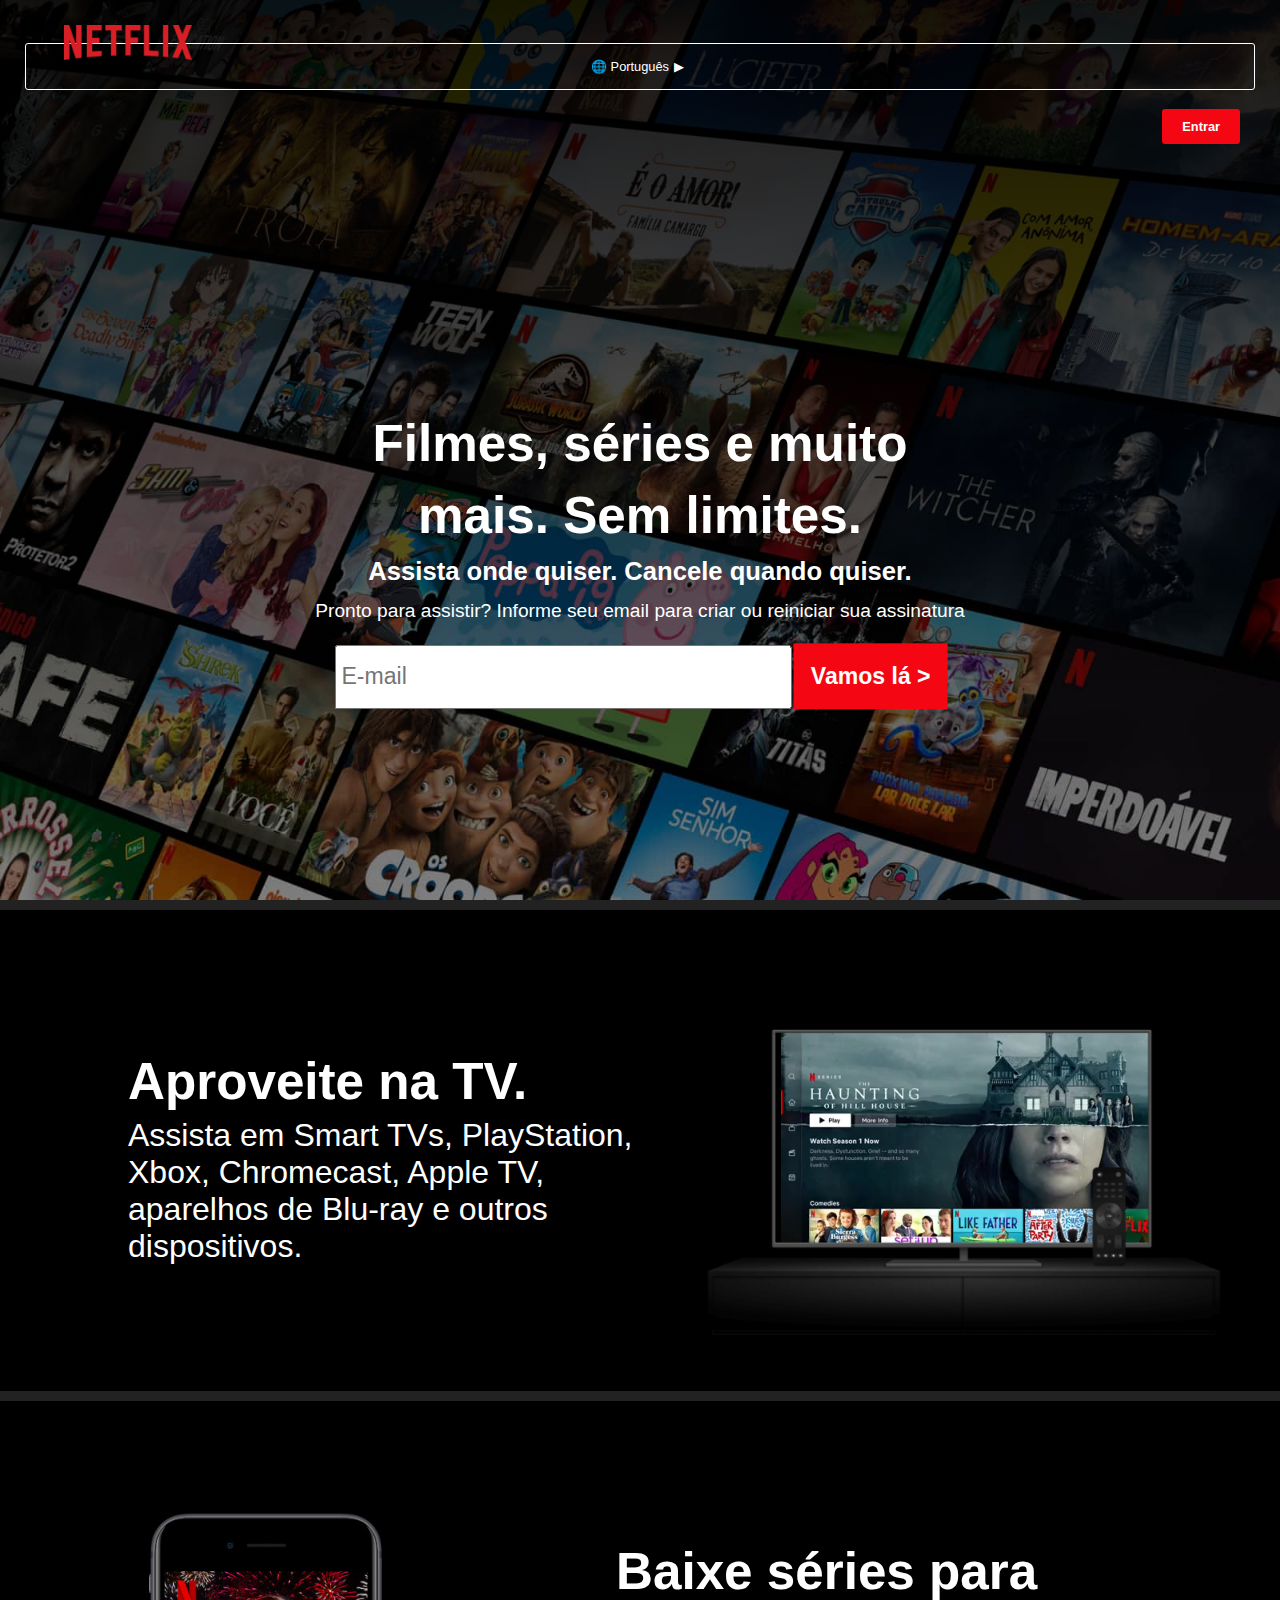
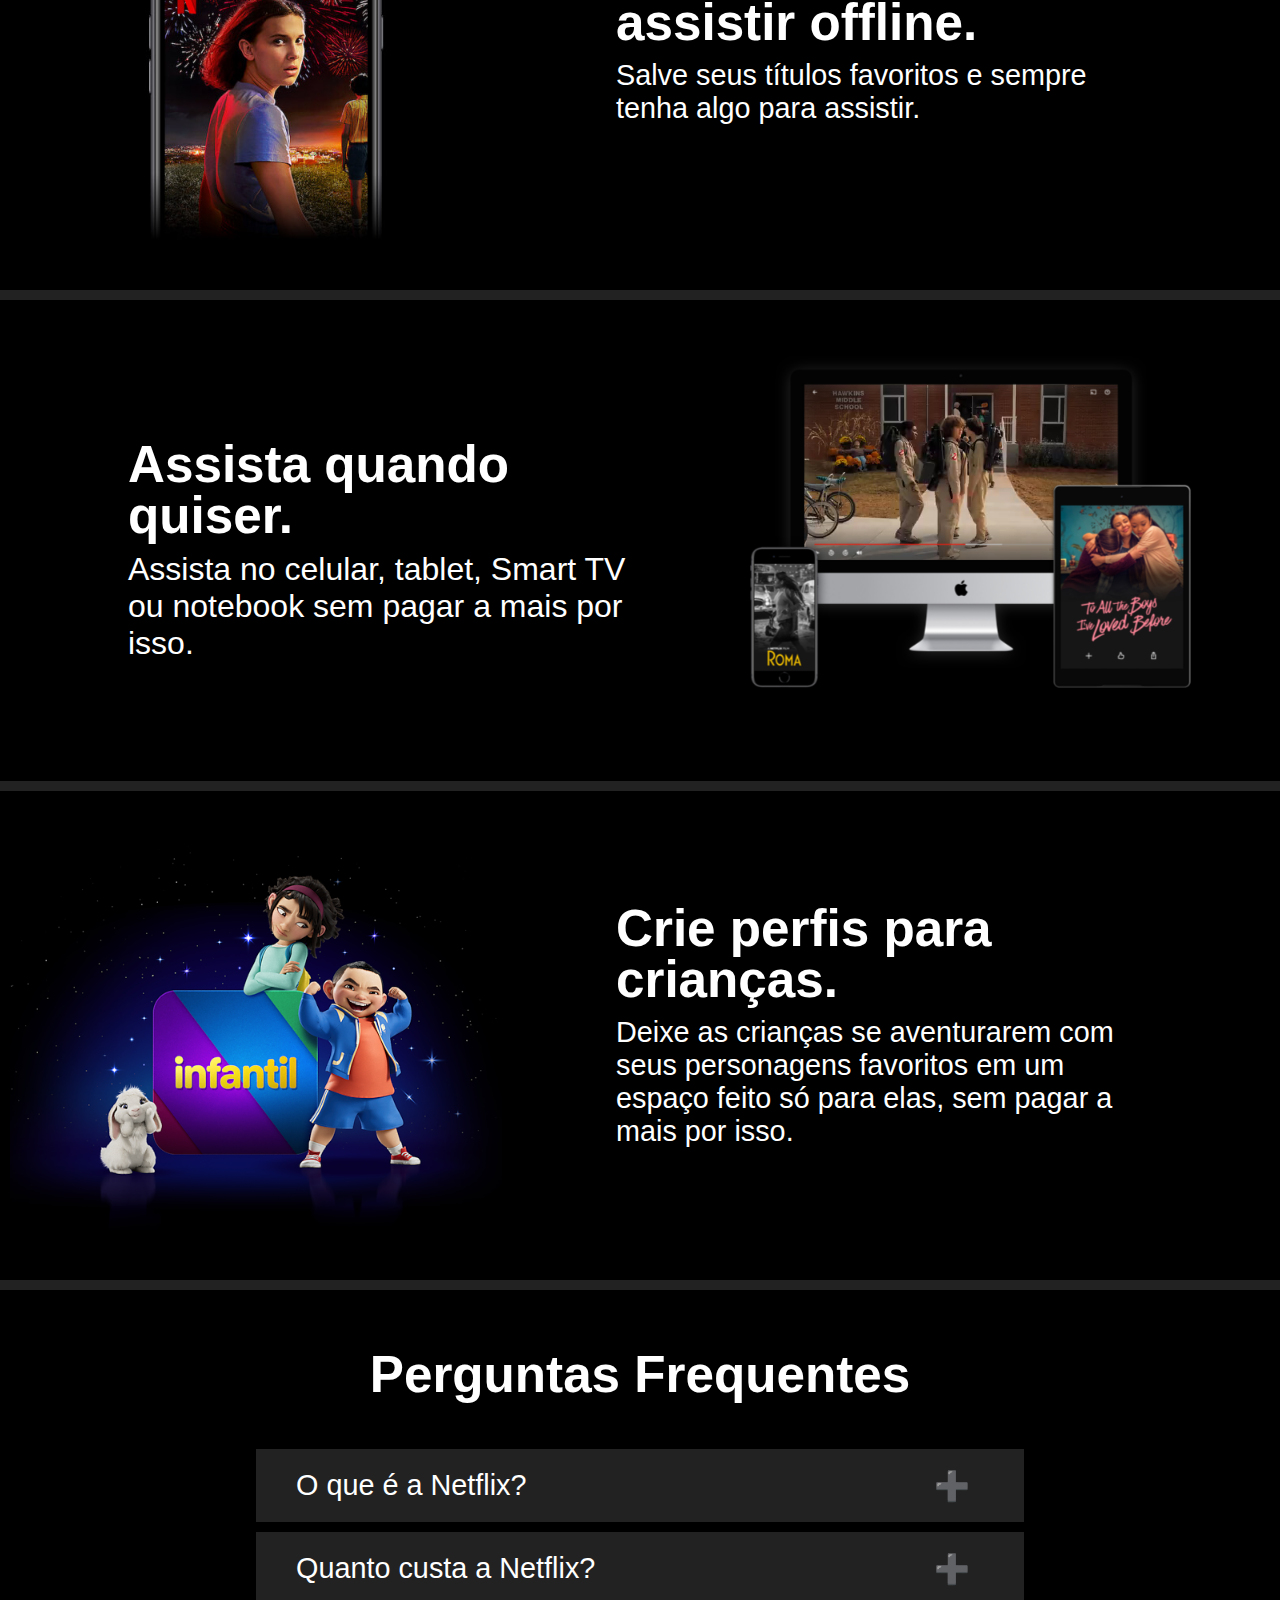
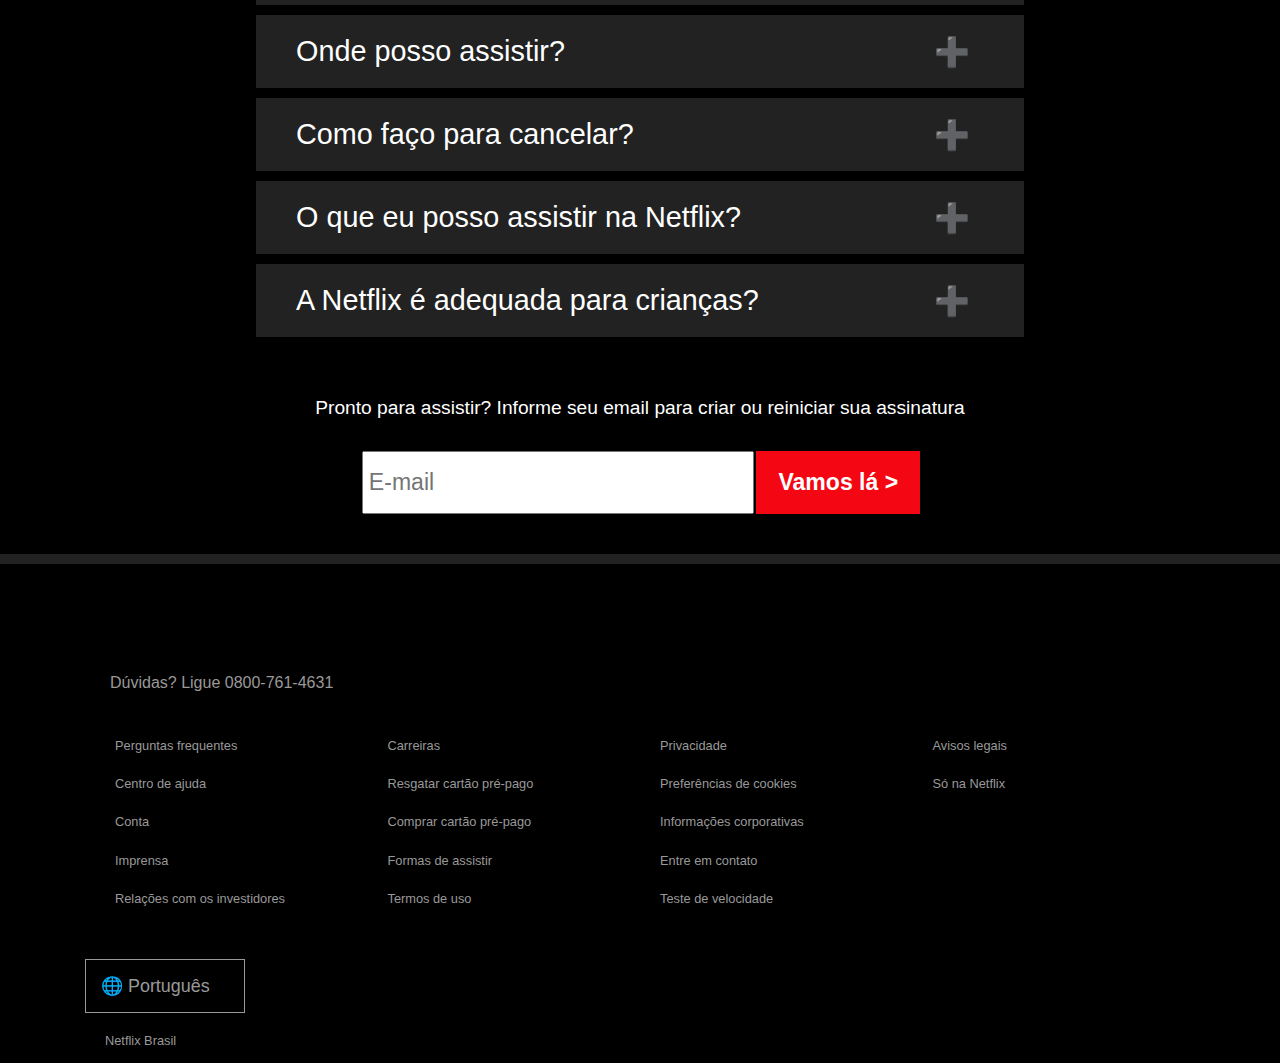
<file: index.html>
<!DOCTYPE html>
<html lang="pt-br">
<head>
    <meta charset="UTF-8">
    <meta http-equiv="X-UA-Compatible" content="IE=edge">
    <meta name="viewport" content="width=device-width, initial-scale=1.0">
    <title>Copia da Netflix</title>
    <link rel="shortcut icon" href="midia/imagens/nficon2016.ico" type="image/x-icon">
    <link rel="stylesheet" href="estilos/style.css">
</head>
<body>
    <header>
        <nav>
            <img src="midia/imagens/150px-Netflix_2015_logo.png" alt="Logo da Netflix">
            <details id="idioma">
                <summary>&#x1F310 Português</summary>
                    <ul>
                        <li><a href="">Português</a></li>
                        <li><a href="">Inglês</a></li>
                    </ul>
            </details>
            <p id="login"><a href=""id="login">Entrar</a></p>
        </nav>
        <div>
            <h1>Filmes, séries e muito mais. Sem limites.</h1>
            <h2>Assista onde quiser. Cancele quando quiser.</h2>
            <h3>Pronto para assistir? Informe seu email para criar ou reiniciar sua assinatura</h3>
            <section id="pesquisa">
                <input type="text" name="" placeholder="E-mail" id="caixa-texto">
                <a href="#" id="botao-pesquisa">
                    Vamos lá >
                </a>
            </section>
        </div>
    </header>

    <main>
        <section class="section-01">
            <div class="texto-esquerda">
                <h1>Aproveite na TV.</h1>
                <p>Assista em Smart TVs, PlayStation, Xbox, Chromecast, Apple TV, aparelhos de Blu-ray e outros dispositivos.</p>
            </div>
            <video src="midia/videos/video-tv.m4v" autoplay muted loop>
                <source src="midia/videos/Video-Tv-1.webm" type="video/webm">
            </video>
            <img src="midia/imagens/tv.png" alt="TV" class="tv-video">
        </section>

        <section class="mobile">
            <div class="texto-direita">
                <h1>Baixe séries para assistir offline.</h1>
                <p>Salve seus títulos favoritos e sempre tenha algo para assistir.</p>
            </div>
            <img src="midia/imagens/mobile.jpg" alt="">
        </section>

        <section class="section-01">
            <div class="texto-esquerda">
                <h1>Assista quando quiser.</h1>
                <p>Assista no celular, tablet, Smart TV ou notebook sem pagar a mais por isso.</p>
            </div>
            <video src="midia/videos/video-devices.m4v" id="video-02" autoplay muted loop>
                <source src="midia/videos/Video-Devices-1.webm" type="video/webm">
            </video>
            <img src="midia/imagens/device-pile.png" alt="Plataformas" class="tv-video">
        </section>

        <section class="mobile">
            <div class="texto-direita">
                <h1>Crie perfis para crianças.</h1>
                <p>Deixe as crianças se aventurarem com seus personagens favoritos em um espaço feito só para elas, sem pagar a mais por isso.</p>
            </div>
            <img src="midia/imagens/infantil.png" alt="">
        </section>

        <aside id="perguntas">
            <h1>Perguntas Frequentes</h1>
            <button class="escondido">
                <h1>O que é a Netflix? </h1> 
                <div>
                    <p>A Netflix é um serviço de transmissão online que oferece uma ampla variedade de séries, filmes e documentários premiados em milhares de aparelhos conectados à internet.</p>
                    <p>Você pode assistir a quantos filmes e séries quiser, quando e onde quiser, sem comerciais – tudo por um preço mensal bem acessível. Aqui você sempre encontra novidades. A cada semana, adicionamos novas séries e filmes.</p>
                </div>
            </button>

            <button class="escondido">
                <h1>Quanto custa a Netflix? </h1>
                <div>
                    <p>Assista à Netflix no seu celular, tablet, Smart TV, notebook ou aparelho de streaming por uma taxa mensal única. Os planos variam de R$25,90 a R$55,90 por mês. Sem contrato nem taxas extras.</p>
                </div>
            </button>

            <button class="escondido">
                <h1>Onde posso assistir? </h1>
                <div>
                    <p>Assista onde quiser, quando quiser. Faça login com sua conta Netflix em netflix.com para começar a assistir no computador ou em qualquer aparelho conectado à Internet compatível com o aplicativo Netflix, como Smart TVs, smartphones, tablets, aparelhos de streaming e videogames.</p>
                    <p>Você também pode baixar a sua série favorita com o aplicativo Netflix para iOS, Android ou Windows 10. Use downloads para levar a Netflix para onde quiser sem precisar de conexão com a Internet. Leve a Netflix com você para qualquer lugar.</p>
                </div>
            </button>

            <button class="escondido">
                <h1>Como faço para cancelar? </h1>
                <div>
                    <p>A Netflix é flexível. Não há contratos nem compromissos. Você pode cancelar a sua conta na internet com apenas dois cliques. Não há taxa de cancelamento – você pode começar ou encerrar a sua assinatura a qualquer momento.</p>
                </div>
            </button>

            <button class="escondido">
                <h1>O que eu posso assistir na Netflix? </h1>
                <div>
                    <p>A Netflix tem um grande catálogo de filmes, documentários, séries, originais Netflix premiados e muito mais. Assista o quanto quiser, quando quiser.</p>
                </div>
            </button>

            <button class="escondido">
                <h1>A Netflix é adequada para crianças? </h1>
                <div>
                    <p>A experiência infantil da Netflix faz parte da sua assinatura para que as crianças se divirtam em seu próprio espaço com séries e filmes familiares sob a supervisão dos pais.</p>
                    <p>O recurso de controle dos pais, incluso nos perfis para crianças e protegido por PIN, permite restringir a classificação etária do conteúdo que as crianças podem ver e bloquear títulos específicos que você não quer que elas assistam.</p>
                </div>
            </button>

            <h3>Pronto para assistir? Informe seu email para criar ou reiniciar sua assinatura</h3>
            <section id="pesquisa-02">
                <input type="text" name="" placeholder="E-mail" id="caixa-texto-02">
                <a href="#" id="botao-pesquisa-02">
                    Vamos lá >
                </a>
            </section>

        </aside>

    </main>
    <footer>
        <p id="duvidas">Dúvidas? Ligue 0800-761-4631</p>
        <ul>
            <li><a href="#">Perguntas frequentes</a></li>
            <li><a href="#">Centro de ajuda</a></li>
            <li><a href="#">Conta</a></li>
            <li><a href="#">Imprensa</a></li>
            <li><a href="#">Relações com os investidores</a></li>
            <li><a href="#">Carreiras</a></li>
            <li><a href="#">Resgatar cartão pré-pago</a></li>
            <li><a href="#">Comprar cartão pré-pago</a></li>
            <li><a href="#">Formas de assistir</a></li>
            <li><a href="#">Termos de uso</a></li>
            <li><a href="#">Privacidade</a></li>
            <li><a href="#">Preferências de cookies</a></li>
            <li><a href="#">Informações corporativas</a></li>
            <li><a href="#">Entre em contato</a></li>
            <li><a href="#">Teste de velocidade</a></li>
            <li><a href="#">Avisos legais</a></li>
            <li><a href="#">Só na Netflix</a></li>
        </ul>
        <p id="idioma-footer">&#x1F310 Português</p>
        <p>Netflix Brasil</p>
    </footer>
</body>
</html>
</file>
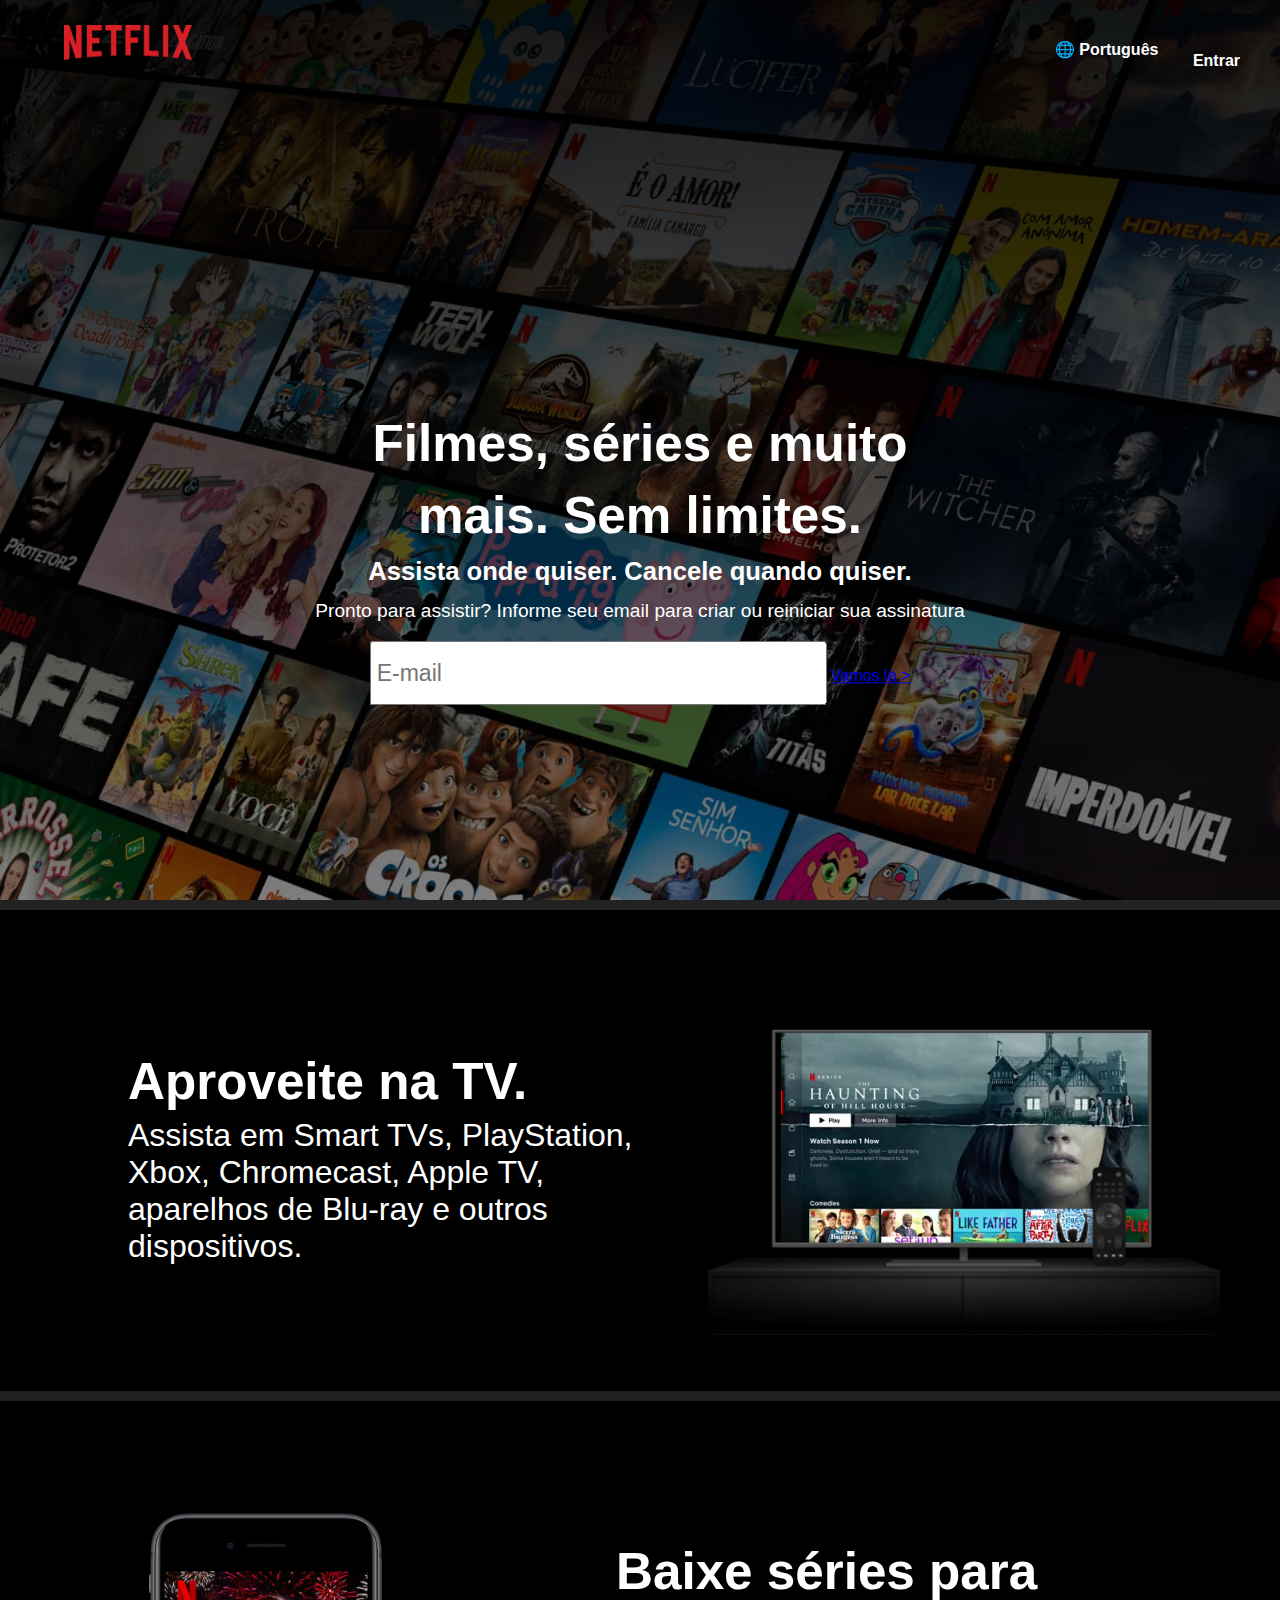
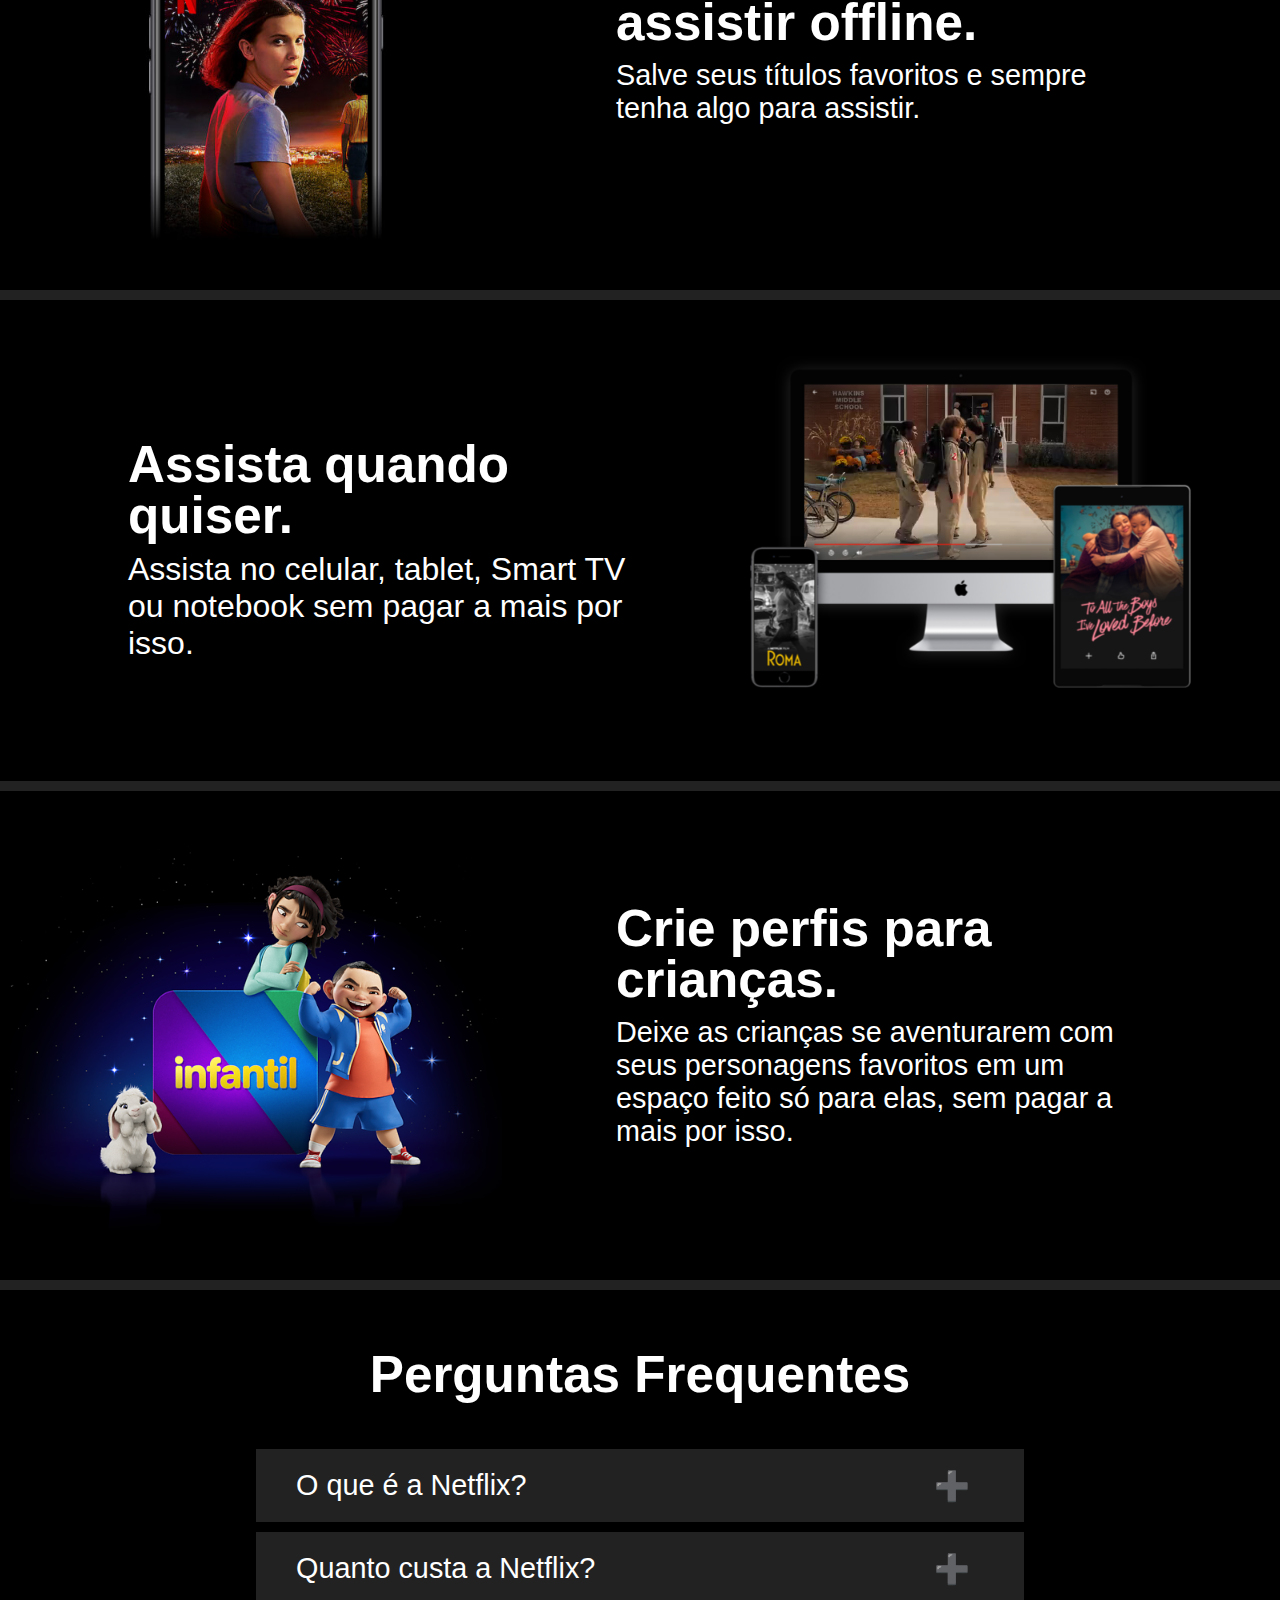
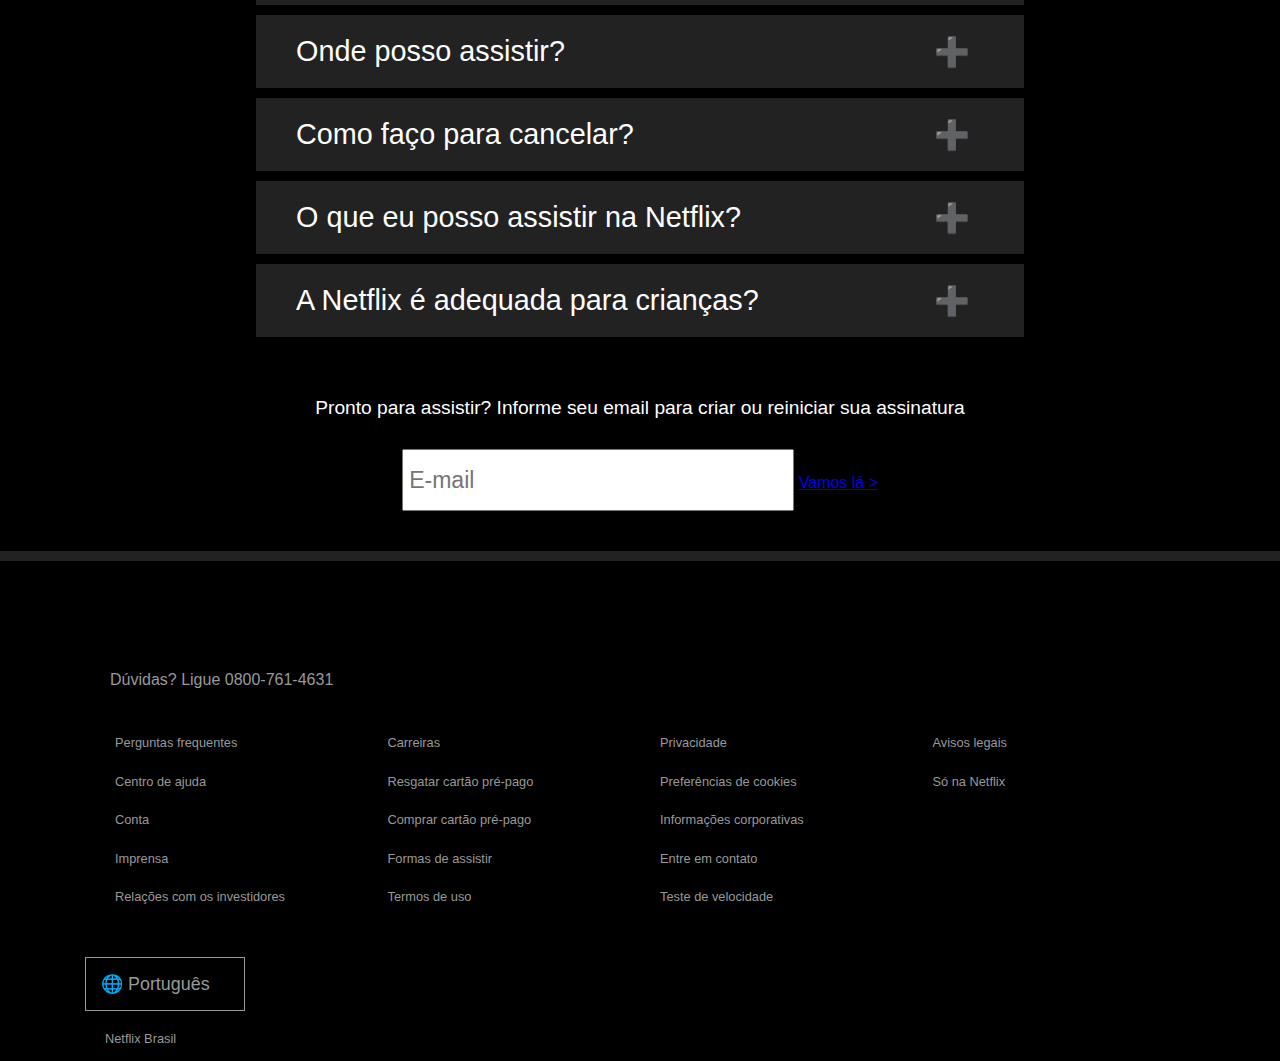
<file: principal.html>
<!DOCTYPE html>
<html lang="pt-br">
<head>
    <meta charset="UTF-8">
    <meta http-equiv="X-UA-Compatible" content="IE=edge">
    <meta name="viewport" content="width=device-width, initial-scale=1.0">
    <title>Copia da Netflix</title>
    <link rel="shortcut icon" href="midia/imagens/nficon2016.ico" type="image/x-icon">
    <link rel="stylesheet" href="estilos/style.css">
</head>
<body>
    <header>
        <nav>
            <img src="midia/imagens/150px-Netflix_2015_logo.png" alt="Logo da Netflix">
            <p id="idioma">&#x1F310 Português</p>
            <p id="login">Entrar</p>
        </nav>
        <div>
            <h1>Filmes, séries e muito mais. Sem limites.</h1>
            <h2>Assista onde quiser. Cancele quando quiser.</h2>
            <h3>Pronto para assistir? Informe seu email para criar ou reiniciar sua assinatura</h3>
            <section id="pesquisa">
                <input type="text" name="" placeholder="E-mail" id="caixa-texto">
                <a href="#" class="botao-pesquisa">
                    Vamos lá >
                </a>
            </section>
        </div>
    </header>

    <main>
        <section class="section-01">
            <div class="texto-esquerda">
                <h1>Aproveite na TV.</h1>
                <p>Assista em Smart TVs, PlayStation, Xbox, Chromecast, Apple TV, aparelhos de Blu-ray e outros dispositivos.</p>
            </div>
            <video src="midia/videos/video-tv.m4v" autoplay muted loop>
                <source src="midia/videos/Video-Tv-1.webm" type="video/webm">
            </video>
            <img src="midia/imagens/tv.png" alt="TV" class="tv-video">
        </section>

        <section class="mobile">
            <div class="texto-direita">
                <h1>Baixe séries para assistir offline.</h1>
                <p>Salve seus títulos favoritos e sempre tenha algo para assistir.</p>
            </div>
            <img src="midia/imagens/mobile.jpg" alt="">
        </section>

        <section class="section-01">
            <div class="texto-esquerda">
                <h1>Assista quando quiser.</h1>
                <p>Assista no celular, tablet, Smart TV ou notebook sem pagar a mais por isso.</p>
            </div>
            <video src="midia/videos/video-devices.m4v" id="video-02" autoplay muted loop>
                <source src="midia/videos/Video-Devices-1.webm" type="video/webm">
            </video>
            <img src="midia/imagens/device-pile.png" alt="Plataformas" class="tv-video">
        </section>

        <section class="mobile">
            <div class="texto-direita">
                <h1>Crie perfis para crianças.</h1>
                <p>Deixe as crianças se aventurarem com seus personagens favoritos em um espaço feito só para elas, sem pagar a mais por isso.</p>
            </div>
            <img src="midia/imagens/infantil.png" alt="">
        </section>

        <aside id="perguntas">
            <h1>Perguntas Frequentes</h1>
            <button class="escondido">
                <h1>O que é a Netflix? </h1> 
                <div>
                    <p>A Netflix é um serviço de transmissão online que oferece uma ampla variedade de séries, filmes e documentários premiados em milhares de aparelhos conectados à internet.</p>
                    <p>Você pode assistir a quantos filmes e séries quiser, quando e onde quiser, sem comerciais – tudo por um preço mensal bem acessível. Aqui você sempre encontra novidades. A cada semana, adicionamos novas séries e filmes.</p>
                </div>
            </button>

            <button class="escondido">
                <h1>Quanto custa a Netflix? </h1>
                <div>
                    <p>Assista à Netflix no seu celular, tablet, Smart TV, notebook ou aparelho de streaming por uma taxa mensal única. Os planos variam de R$25,90 a R$55,90 por mês. Sem contrato nem taxas extras.</p>
                </div>
            </button>

            <button class="escondido">
                <h1>Onde posso assistir? </h1>
                <div>
                    <p>Assista onde quiser, quando quiser. Faça login com sua conta Netflix em netflix.com para começar a assistir no computador ou em qualquer aparelho conectado à Internet compatível com o aplicativo Netflix, como Smart TVs, smartphones, tablets, aparelhos de streaming e videogames.</p>
                    <p>Você também pode baixar a sua série favorita com o aplicativo Netflix para iOS, Android ou Windows 10. Use downloads para levar a Netflix para onde quiser sem precisar de conexão com a Internet. Leve a Netflix com você para qualquer lugar.</p>
                </div>
            </button>

            <button class="escondido">
                <h1>Como faço para cancelar? </h1>
                <div>
                    <p>A Netflix é flexível. Não há contratos nem compromissos. Você pode cancelar a sua conta na internet com apenas dois cliques. Não há taxa de cancelamento – você pode começar ou encerrar a sua assinatura a qualquer momento.</p>
                </div>
            </button>

            <button class="escondido">
                <h1>O que eu posso assistir na Netflix? </h1>
                <div>
                    <p>A Netflix tem um grande catálogo de filmes, documentários, séries, originais Netflix premiados e muito mais. Assista o quanto quiser, quando quiser.</p>
                </div>
            </button>

            <button class="escondido">
                <h1>A Netflix é adequada para crianças? </h1>
                <div>
                    <p>A experiência infantil da Netflix faz parte da sua assinatura para que as crianças se divirtam em seu próprio espaço com séries e filmes familiares sob a supervisão dos pais.</p>
                    <p>O recurso de controle dos pais, incluso nos perfis para crianças e protegido por PIN, permite restringir a classificação etária do conteúdo que as crianças podem ver e bloquear títulos específicos que você não quer que elas assistam.</p>
                </div>
            </button>

            <h3>Pronto para assistir? Informe seu email para criar ou reiniciar sua assinatura</h3>
            <section id="pesquisa-02">
                <input type="text" name="" placeholder="E-mail" id="caixa-texto-02">
                <a href="#" class="botao-pesquisa">
                    Vamos lá >
                </a>
            </section>

        </aside>

    </main>
    <footer>
        <p id="duvidas">Dúvidas? Ligue 0800-761-4631</p>
        <ul>
            <li><a href="#">Perguntas frequentes</a></li>
            <li><a href="#">Centro de ajuda</a></li>
            <li><a href="#">Conta</a></li>
            <li><a href="#">Imprensa</a></li>
            <li><a href="#">Relações com os investidores</a></li>
            <li><a href="#">Carreiras</a></li>
            <li><a href="#">Resgatar cartão pré-pago</a></li>
            <li><a href="#">Comprar cartão pré-pago</a></li>
            <li><a href="#">Formas de assistir</a></li>
            <li><a href="#">Termos de uso</a></li>
            <li><a href="#">Privacidade</a></li>
            <li><a href="#">Preferências de cookies</a></li>
            <li><a href="#">Informações corporativas</a></li>
            <li><a href="#">Entre em contato</a></li>
            <li><a href="#">Teste de velocidade</a></li>
            <li><a href="#">Avisos legais</a></li>
            <li><a href="#">Só na Netflix</a></li>
        </ul>
        <p id="idioma-footer">&#x1F310 Português</p>
        <p>Netflix Brasil</p>
    </footer>
</body>
</html>
</file>
<file: estilos/style.css>
@charset "UTF-8";

:root{
    --cor1: #222222;
    --cor2: #F40612;
    --cor3: #999999;

    --fonte-principal: Arial, Helvetica, sans-serif;
}
*{
    margin: 0px;
    font-family: var(--fonte-principal);
}
html,body{
    min-height: 100vh;
    max-width: 100vw;
    padding: 0px;
    background-color: var(--cor1);    
}
nav{
    position: relative;
    text-align: right;
    padding: 25px;
    background-color: transparent;
}
nav img{
    width: 10%;
    position: absolute;
    right: 85%;
}
nav p{
    color: white;
    display: inline-block;
    font-weight: bold;
    padding: 15px;
}
details#idioma{
    display: inline;
    padding:10px 20px;
    color: white;
    text-align: center;
    font-size: 0.8em;
}
#idioma>summary{
    border: 1px solid white;
    padding: 10px;
    border-radius: 3px;
}
#idioma>summary{
    list-style: none;
}
#idioma>summary::after{
    content: "▶";
    padding: 5px;
    transition: 0.3s;
    display: inline-block;
}
details#idioma[open]>summary::after{
    transform: rotate(90deg);
}
#idioma ul{
    background-color: gray;
    list-style: none; 
    padding: 0px;
}

#idioma li{
    font-size: 1.3em;
    padding: 3px;
}
#idioma a{
    color: white;
    text-decoration: none;
    text-align: center;
    padding: 3px;
}
#idioma a:hover{
    background-color: rgb(68, 68, 247);
}
p#login {
    vertical-align: top;
    padding-top: 27px;
}
a#login{
    background-color: var(--cor2);
    border-radius: 3px;
    padding: 10px 20px;
    color: white;
    text-decoration: none;
    transition: 0.4s;
    font-size: 0.8em;
}
a#login:hover{
    background-color: #fa4750;
}
a#login:active{
    background-color: #a1030b;
}
header{
    height: 100vh;
    position: relative;
    background: var(--cor1) no-repeat fixed;
    background-image: linear-gradient(#000000e1, #00000057),url("../midia/imagens/background.jpg");
    background-size: cover;
}
header>div{
    position: absolute;
    width: 51vw;
    color: white;
    text-align: center;
    top: 60%;
    left: 50%;
    transform: translate(-50%,-50%);
    line-height: 2.5em;
    background-color: transparent;
}
header h1{
    font-size: 4vw;
    font-weight: bold;
    line-height: 1.4em;
}
header h2{
    font-size: 2vw;
}
header h3{
    font-size: 1.5vw;
    font-weight: normal;
}

section#pesquisa{
    height: 40px;
    padding: 10px;
}
input#caixa-texto {
    width: 70%;
    height: 3.9vw;
    padding: 5px;
    font-size: 1.8vw;
}
a#botao-pesquisa {
    display: inline-block;
    background-color: var(--cor2);
    color: white;
    text-decoration: none;
    font-size: 1.8vw;
    padding: 1vw;
    font-weight: bold;
    margin: -2px;
    margin-top: 2px;
    width: 10vw;
}
a.botao-pesquisa:hover{
    background-color: #fa4750;
}
a.botao-pesquisa:active{
    background-color: #a1030b;
}

main>section,div{
    background-color: black;
    margin: 10px 0px;
    color: white;
}
main>div h1{
    font-size: 4vw;
}
main>div p{
    font-size: 1.8em;
}
section.section-01{
    position: relative;
    text-align: right;
    z-index: 0;
    
}
div.texto-esquerda{
    position: absolute;
    text-align: left;
    max-width: 40%;
    padding: 20px;
    display: inline-block;

    top: 50%;
    left: 30%;
    transform: translate(-50%, -50%);
}
div.texto-esquerda>h1{
    font-size: 4vw;
    line-height: 1em;
}
div.texto-esquerda>p{
    margin-top: 10px;
    font-size: 2.5vw;
}
img.tv-video{
    width: 40%;
    display: inline;
    margin-right: 50px;
    z-index: 0;
    padding: 10px;
    padding-bottom: 50px;
    padding-top: 43px;
}
section.section-01>video{
    z-index: -1;
    width: 30%;
    height: 56%;
    display: inline-block;
    position: absolute;
    left: 61%;
    top: 19%;
}
section.mobile{
    text-align: right;
    position: relative;
}
div.texto-direita{
 max-width: 40%;
 text-align: left;
 padding: 20px;
 display: inline-block;
 position: absolute;

 bottom: 50%;
 left: 25%;
 transform: translate(50%, 50%);
}
div.texto-direita>h1{
    font-size: 4vw;
    line-height: 1em;
}
div.texto-direita>p{
    margin-top: 10px;
    font-size: 2.25vw;
}
section.mobile img{
    padding: 10px;
    display: block;
    width: 40%;
    text-align: left;
    padding-bottom: 50px;
    padding-top: 55px;
}
video#video-02{
    width: 29%;
    height: 38%;
    top: 16%;
}


aside#perguntas{
    background-color: black;
    text-align: center;
    color: white;
    padding: 10px;
}
aside#perguntas>h1{
    font-size: 4vw;
    padding: 45px 0px;
}
.escondido{
    transition: 0.3s;
    text-align: left;
    width: 60vw;
    padding: 20px 40px;
    font-size: 2.5vw;
    color: white;
    background-color: var(--cor1);
    border: transparent;
    margin-bottom: 10px;
}
.escondido>h1{
    font-size: 0.9em;
    font-weight: normal;
}
.escondido>h1::after{
    position: absolute;
    content: "➕";
    left: 73%;
    transition: 0.3s;
}
.escondido>div{
    display: none;
    background-color: var(--cor1);
    padding: 10px;
    border-top: black solid 1px;
}
.escondido>div>p{
    text-align: justify;
    margin: 20px 0px;
    font-size: 0.9em;
}
.escondido:focus>div{
    display: block;
    
}
.escondido:focus>h1::after{
    transform: rotate(45deg);
}
aside#perguntas>h3{
    margin-top: 50px;
    margin-bottom: 20px;
    font-weight: normal;
    font-size: 1.5vw;
}
section#pesquisa-02{
    margin-top: 30px;
    margin-bottom: 30px;
}
#caixa-texto-02 {
    width: 30%;
    height: 3.77vw;
    padding: 0.4vw;
    font-size: 1.8vw;
}
a#botao-pesquisa-02 {
    display: inline-block;
    background-color: var(--cor2);
    color: white;
    text-decoration: none;
    font-size: 1.8vw;
    padding: 1.4vw;
    font-weight: bold;
    margin: -2px;
    margin-top: 2px;
    width: 10vw;
}

footer{
    margin-top: 10px;
    padding: 15px;
    text-align: left;
    background-color: black;
    color: var(--cor3);
}
p#duvidas{
    margin: 80px;
    margin-bottom: -80px;
    margin-left: 80px;
    padding: 15px;
    font-size: 1em;
}
footer>ul{
    margin: 80px;
    margin-bottom: 20px;
    column-gap: 40px;
    columns: 4;
    line-height: 3em;
    font-size: 1vw;
    padding: 20px;
    list-style-type: none;
    list-style-position: inside;
}
footer a{
    text-decoration: none;
    color: var(--cor3);
}
footer a:hover{
    text-decoration: underline;
}
p#idioma-footer {
    font-size: 1.4vw;
    padding: 15px;
    width: 10vw;
    margin-bottom: 20px;
    margin-left: 70px;
    color: var(--cor3);
    border: 1px solid var(--cor3);
}
footer>p{
    font-size: 0.8em;
    padding-left: 90px;
}
</file>
